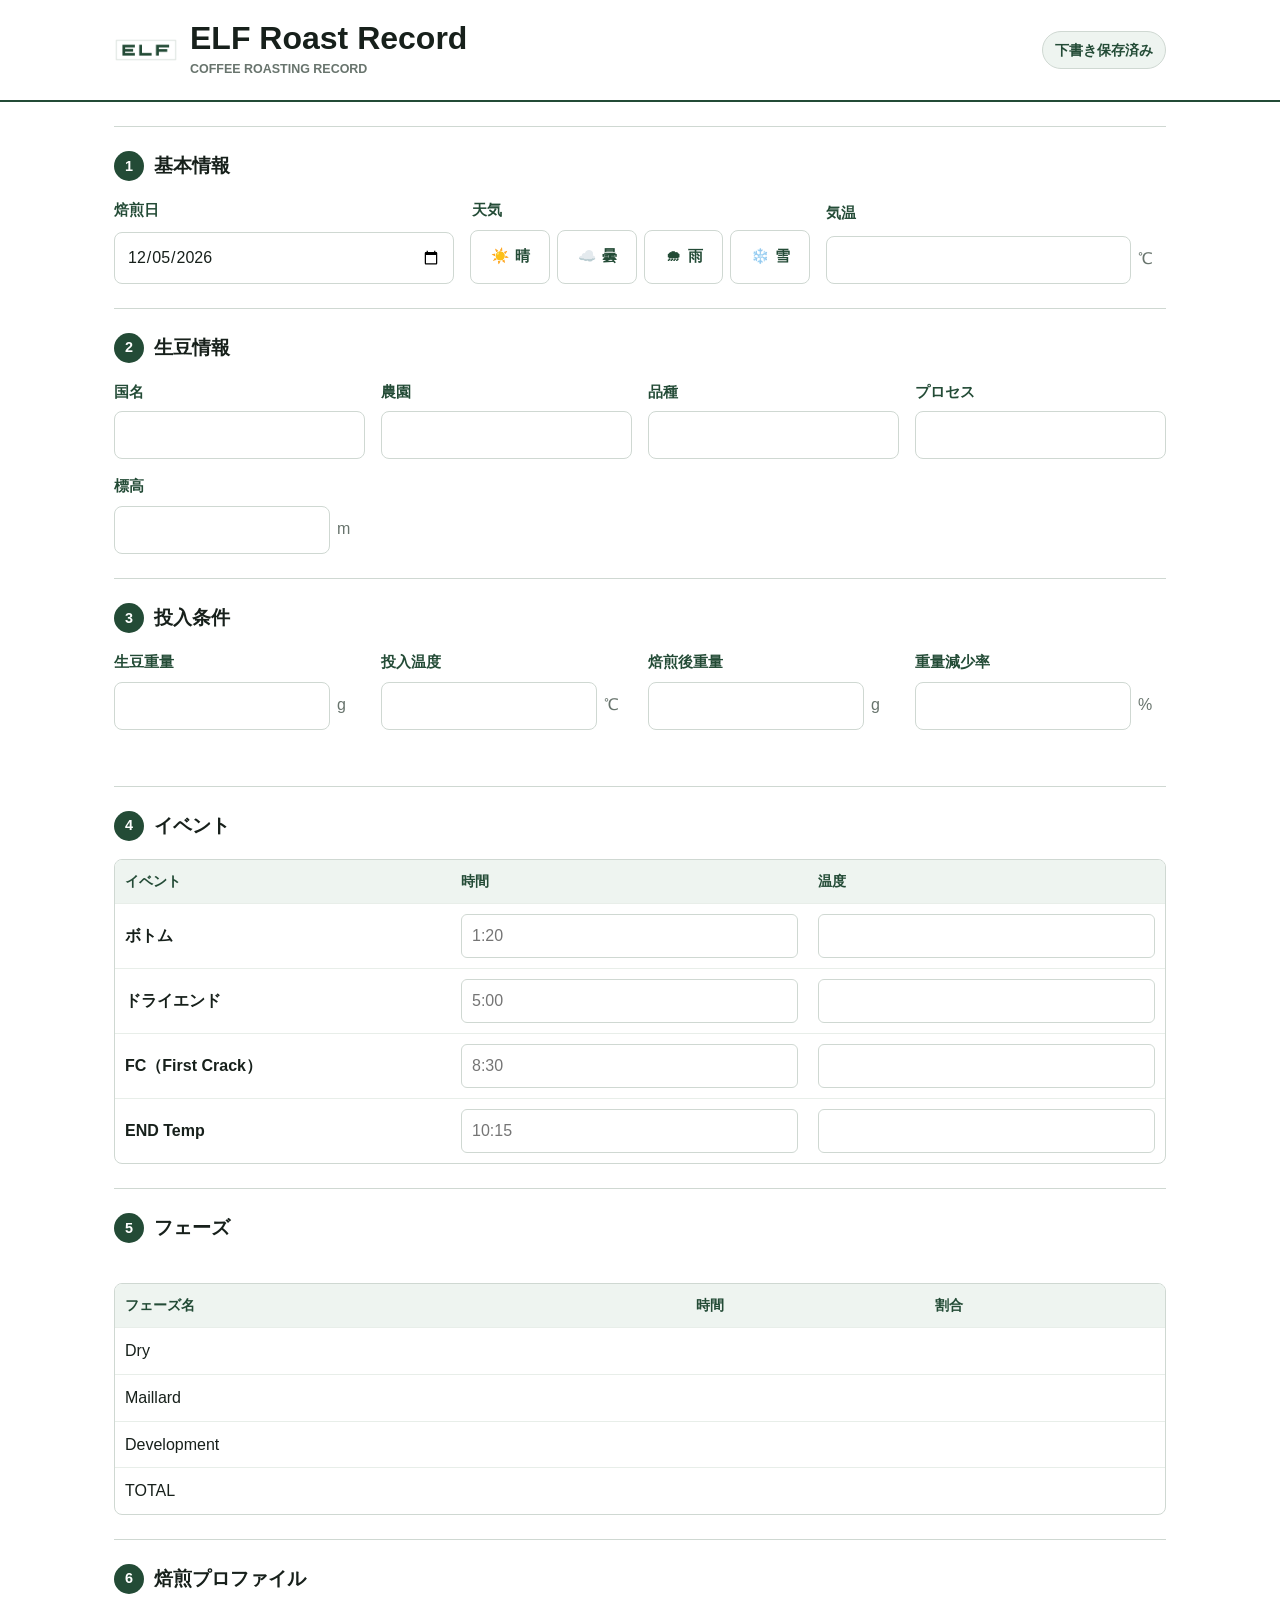
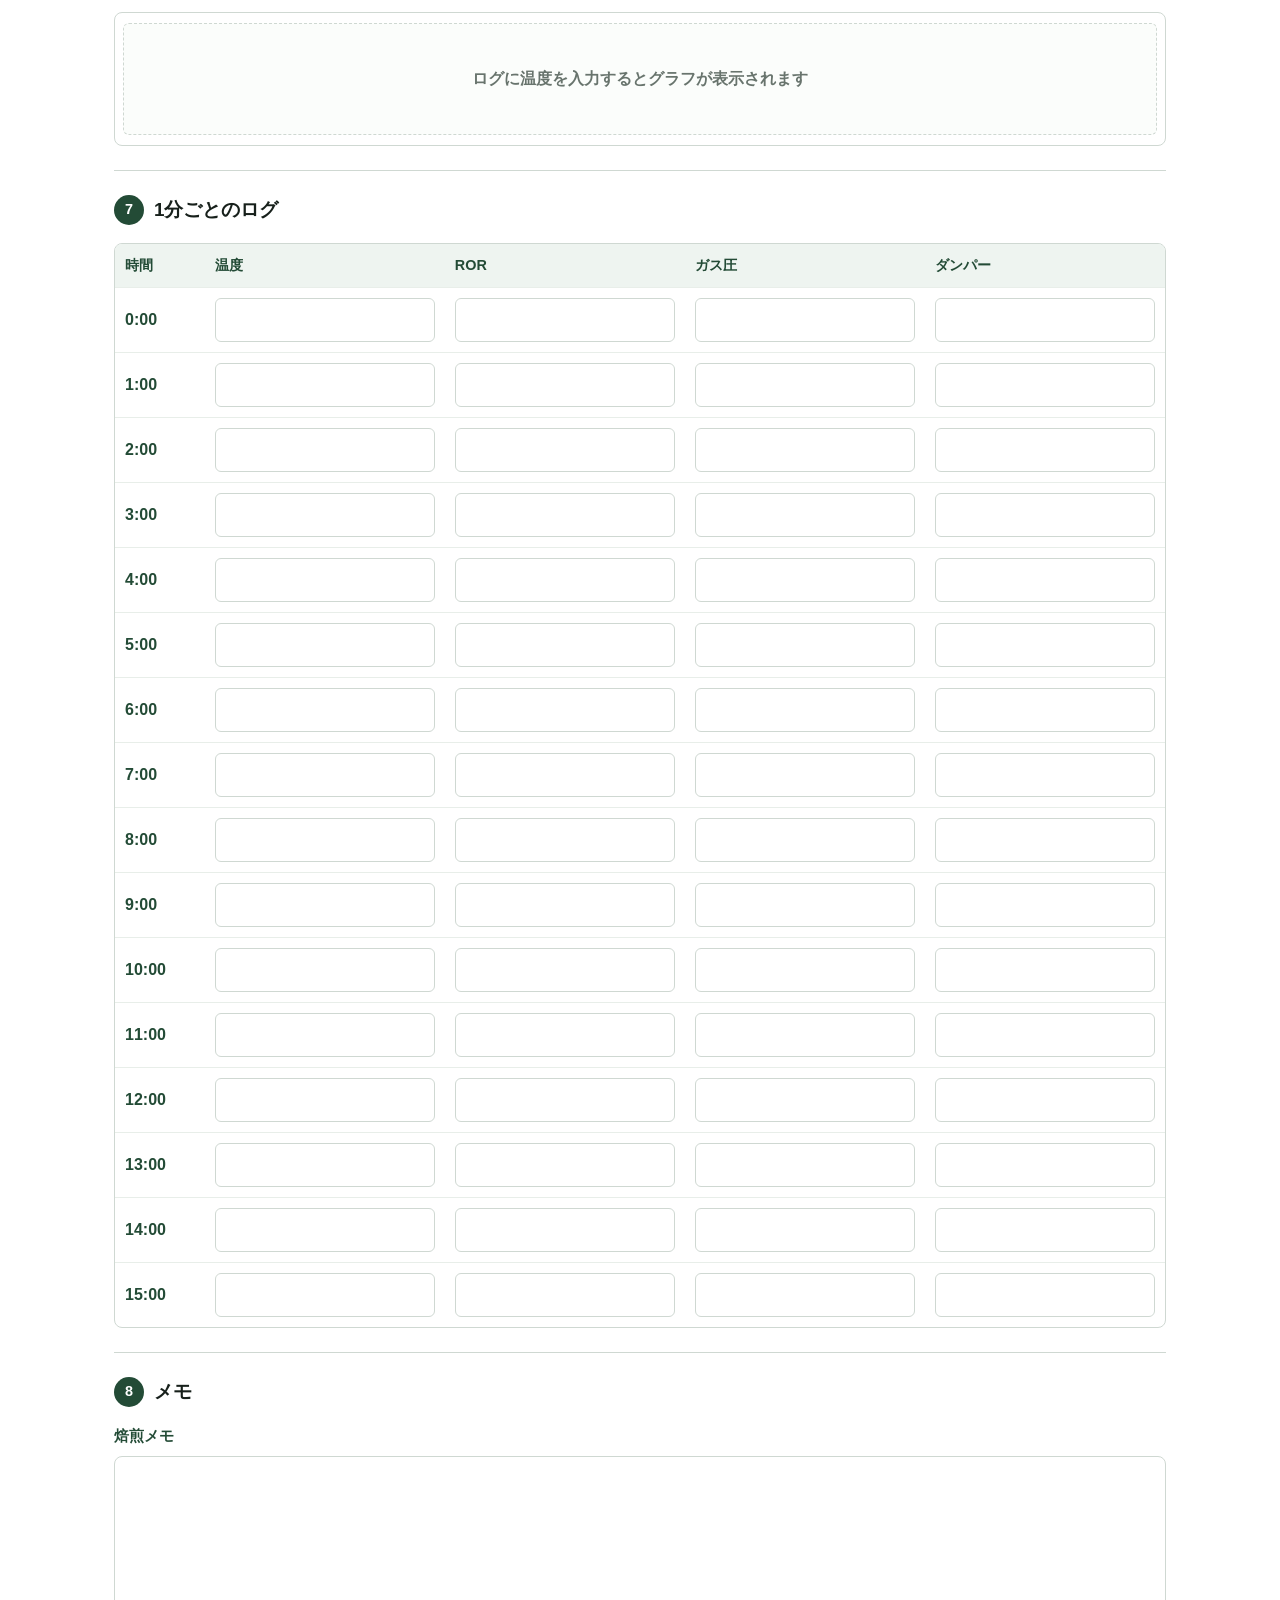
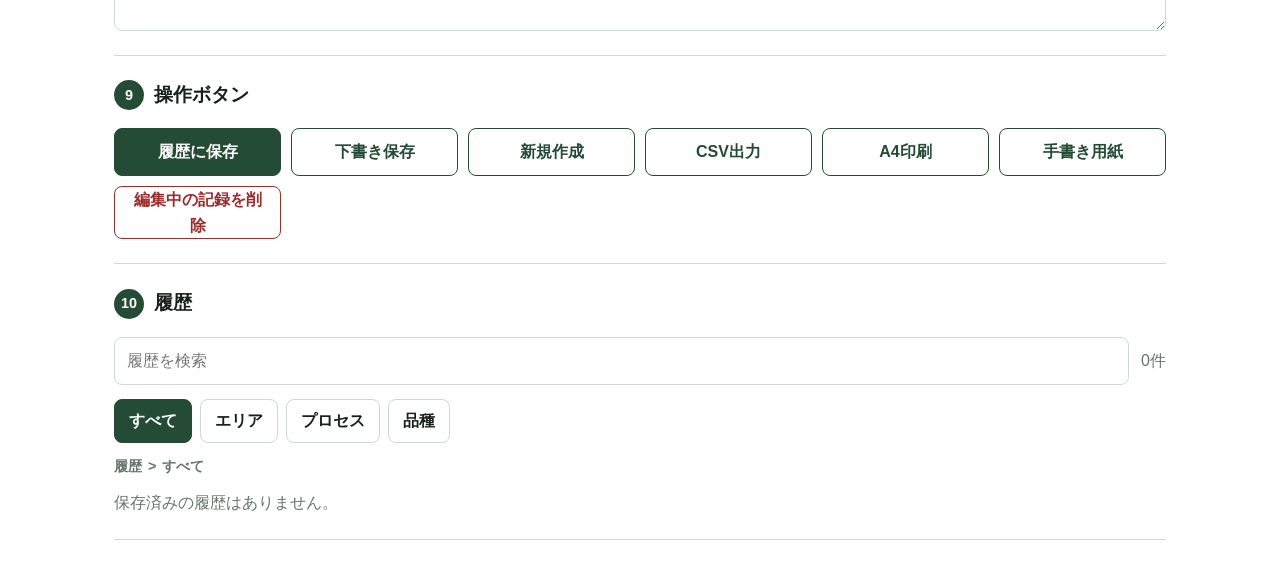
<file: index.html>
<!DOCTYPE html>
<html lang="ja">
<head>
  <meta charset="UTF-8">
  <meta name="viewport" content="width=device-width, initial-scale=1.0">
  <meta name="description" content="ELF COFFEE ROASTERS の焙煎記録用ブラウザアプリ">
  <title>ELF Roast Record</title>
  <link rel="icon" href="data:,">
  <link rel="stylesheet" href="style.css">
</head>
<body class="mode-edit">
  <header class="site-header">
    <div class="header-inner">
      <div class="brand">
        <img class="brand-logo" src="logo.png" alt="ELF COFFEE ROASTERS" onerror="this.classList.add('is-missing')">
        <div>
          <h1>ELF Roast Record</h1>
          <p>COFFEE ROASTING RECORD</p>
        </div>
      </div>
      <div class="status-badge" id="statusBadge" aria-live="polite">下書き保存済み</div>
    </div>
  </header>

  <main class="page-shell">
    <form id="roastForm" class="edit-mode" novalidate>
      <section class="record-section" aria-labelledby="basic-title">
        <div class="section-heading">
          <span>1</span>
          <h2 id="basic-title">基本情報</h2>
        </div>
        <div class="form-grid three">
          <label class="field">
            <span>焙煎日</span>
            <input type="date" id="roastDate" name="roastDate">
          </label>
          <fieldset class="field radio-field">
            <legend>天気</legend>
            <div class="radio-row">
              <label><input type="radio" name="weather" value="晴"><span class="weather-icon" aria-hidden="true">☀️</span><span>晴</span></label>
              <label><input type="radio" name="weather" value="曇"><span class="weather-icon" aria-hidden="true">☁️</span><span>曇</span></label>
              <label><input type="radio" name="weather" value="雨"><span class="weather-icon" aria-hidden="true">🌧</span><span>雨</span></label>
              <label><input type="radio" name="weather" value="雪"><span class="weather-icon" aria-hidden="true">❄️</span><span>雪</span></label>
            </div>
          </fieldset>
          <label class="field with-unit">
            <span>気温</span>
            <input type="number" id="airTemp" name="airTemp" step="0.1" inputmode="decimal">
            <em>℃</em>
          </label>
        </div>
      </section>

      <section class="record-section" aria-labelledby="bean-title">
        <div class="section-heading">
          <span>2</span>
          <h2 id="bean-title">生豆情報</h2>
        </div>
        <div class="form-grid">
          <label class="field">
            <span>国名</span>
            <input type="text" id="country" name="country" autocomplete="off">
          </label>
          <label class="field">
            <span>農園</span>
            <input type="text" id="farm" name="farm" autocomplete="off">
          </label>
          <label class="field">
            <span>品種</span>
            <input type="text" id="variety" name="variety" autocomplete="off">
          </label>
          <label class="field">
            <span>プロセス</span>
            <input type="text" id="process" name="process" autocomplete="off">
          </label>
          <label class="field with-unit">
            <span>標高</span>
            <input type="number" id="altitude" name="altitude" step="1" inputmode="decimal">
            <em>m</em>
          </label>
        </div>
      </section>

      <section class="record-section" aria-labelledby="charge-title">
        <div class="section-heading">
          <span>3</span>
          <h2 id="charge-title">投入条件</h2>
        </div>
        <div class="form-grid">
          <label class="field with-unit">
            <span>生豆重量</span>
            <input type="number" id="greenWeight" name="greenWeight" step="0.1" inputmode="decimal">
            <em>g</em>
          </label>
          <label class="field with-unit">
            <span>投入温度</span>
            <input type="number" id="chargeTemp" name="chargeTemp" step="0.1" inputmode="decimal">
            <em>℃</em>
          </label>
          <label class="field with-unit">
            <span>焙煎後重量</span>
            <input type="number" id="roastedWeight" name="roastedWeight" step="0.1" inputmode="decimal">
            <em>g</em>
          </label>
          <label class="field with-unit">
            <span>重量減少率</span>
            <input type="text" id="weightLoss" name="weightLoss" readonly aria-describedby="weightNotice">
            <em>%</em>
          </label>
        </div>
        <p class="notice" id="weightNotice"></p>
      </section>

      <section class="record-section" aria-labelledby="events-title">
        <div class="section-heading">
          <span>4</span>
          <h2 id="events-title">イベント</h2>
        </div>
        <div class="event-table-wrap">
          <table class="event-table">
            <thead>
              <tr>
                <th>イベント</th>
                <th>時間</th>
                <th>温度</th>
              </tr>
            </thead>
            <tbody id="eventsBody"></tbody>
          </table>
        </div>
      </section>

      <section class="record-section" aria-labelledby="phases-title">
        <div class="section-heading">
          <span>5</span>
          <h2 id="phases-title">フェーズ</h2>
        </div>
        <p class="notice danger-text" id="phaseNotice"></p>
        <div class="phase-table-wrap">
          <table class="phase-table">
            <thead>
              <tr>
                <th>フェーズ名</th>
                <th>時間</th>
                <th>割合</th>
              </tr>
            </thead>
            <tbody id="phasesBody"></tbody>
          </table>
        </div>
      </section>

      <section class="record-section roast-chart-section" aria-labelledby="chart-title">
        <div class="section-heading">
          <span>6</span>
          <h2 id="chart-title">焙煎プロファイル</h2>
        </div>
        <div class="chart-wrapper">
          <div class="chart-legend" aria-hidden="true">
            <span><i class="legend-line temp-line"></i>温度</span>
            <span><i class="legend-line ror-line"></i>ROR</span>
          </div>
          <canvas id="roastChart" aria-label="焙煎温度とRORの推移グラフ" aria-describedby="chartDescription" role="img"></canvas>
          <p class="chart-empty-message" id="chartEmptyMessage">ログに温度を入力するとグラフが表示されます</p>
          <p class="sr-only" id="chartDescription">0分から15分までの焙煎温度、ROR、ボトム、ドライエンド、FC、ENDの位置を表示します。</p>
        </div>
      </section>

      <section class="record-section" aria-labelledby="log-title">
        <div class="section-heading">
          <span>7</span>
          <h2 id="log-title">1分ごとのログ</h2>
        </div>
        <div class="log-table-wrap" tabindex="0" aria-label="1分ごとのログ表">
          <table class="log-table">
            <thead>
              <tr>
                <th>時間</th>
                <th>温度</th>
                <th>ROR</th>
                <th>ガス圧</th>
                <th>ダンパー</th>
              </tr>
            </thead>
            <tbody id="logBody"></tbody>
          </table>
        </div>
      </section>

      <section class="record-section" aria-labelledby="memo-title">
        <div class="section-heading">
          <span>8</span>
          <h2 id="memo-title">メモ</h2>
        </div>
        <label class="field">
          <span>焙煎メモ</span>
          <textarea id="memo" name="memo" rows="6"></textarea>
        </label>
      </section>

      <section class="record-section actions-section" aria-labelledby="actions-title">
        <div class="section-heading">
          <span>9</span>
          <h2 id="actions-title">操作ボタン</h2>
        </div>
        <div class="action-row">
          <button type="button" class="primary" id="saveHistoryBtn">履歴に保存</button>
          <button type="button" id="saveDraftBtn">下書き保存</button>
          <button type="button" id="newRecordBtn">新規作成</button>
          <button type="button" id="exportCsvBtn">CSV出力</button>
          <button type="button" id="printBtn">A4印刷</button>
          <a class="button-link" id="handwritingBtn" href="./handwriting-sheet.pdf" target="_blank" rel="noopener">手書き用紙</a>
          <button type="button" class="danger" id="deleteCurrentBtn">編集中の記録を削除</button>
        </div>
      </section>
    </form>

    <section id="viewMode" class="view-mode" aria-labelledby="view-title">
      <div class="viewer-header">
        <div>
          <p class="viewer-kicker">閲覧モード</p>
          <h2 id="view-title">焙煎記録</h2>
        </div>
      </div>

      <nav class="viewer-tabs" role="tablist" aria-label="閲覧カテゴリ">
        <button type="button" role="tab" id="tab-overview" aria-controls="panel-overview" aria-selected="true" data-view-tab="overview">概要</button>
        <button type="button" role="tab" id="tab-events" aria-controls="panel-events" aria-selected="false" data-view-tab="events">イベント</button>
        <button type="button" role="tab" id="tab-profile" aria-controls="panel-profile" aria-selected="false" data-view-tab="profile">プロファイル</button>
        <button type="button" role="tab" id="tab-log" aria-controls="panel-log" aria-selected="false" data-view-tab="log">ログ</button>
        <button type="button" role="tab" id="tab-memo" aria-controls="panel-memo" aria-selected="false" data-view-tab="memo">メモ</button>
      </nav>

      <div class="viewer-panels">
        <section class="viewer-panel" id="panel-overview" role="tabpanel" aria-labelledby="tab-overview" data-view-panel="overview">
          <div class="viewer-grid three" id="viewOverview"></div>
        </section>

        <section class="viewer-panel" id="panel-events" role="tabpanel" aria-labelledby="tab-events" data-view-panel="events" hidden>
          <div class="viewer-grid two" id="viewEvents"></div>
        </section>

        <section class="viewer-panel" id="panel-profile" role="tabpanel" aria-labelledby="tab-profile" data-view-panel="profile" hidden>
          <div class="viewer-chart chart-wrapper">
            <div class="chart-legend" aria-hidden="true">
              <span><i class="legend-line temp-line"></i>温度</span>
              <span><i class="legend-line ror-line"></i>ROR</span>
            </div>
            <canvas id="viewerRoastChart" aria-label="閲覧用の焙煎温度とRORの推移グラフ" role="img"></canvas>
            <p class="chart-empty-message">ログに温度を入力するとグラフが表示されます</p>
          </div>
          <div class="viewer-event-summary" id="viewProfileEvents"></div>
        </section>

        <section class="viewer-panel" id="panel-log" role="tabpanel" aria-labelledby="tab-log" data-view-panel="log" hidden>
          <div class="viewer-log-wrap">
            <table class="viewer-log-table">
              <thead>
                <tr>
                  <th>時間</th>
                  <th>温度</th>
                  <th>ROR</th>
                  <th>ガス圧</th>
                  <th>ダンパー</th>
                </tr>
              </thead>
              <tbody id="viewLogBody"></tbody>
            </table>
          </div>
        </section>

        <section class="viewer-panel" id="panel-memo" role="tabpanel" aria-labelledby="tab-memo" data-view-panel="memo" hidden>
          <div class="viewer-memo" id="viewMemo"></div>
        </section>
      </div>

      <div class="viewer-actions viewer-actions-bottom">
        <button type="button" class="primary" id="editRecordBtn">編集する</button>
        <button type="button" id="viewNewRecordBtn">新規作成</button>
        <button type="button" id="viewPrintBtn">A4印刷</button>
        <button type="button" id="viewExportCsvBtn">CSV出力</button>
      </div>
    </section>

    <section class="record-section history-section" aria-labelledby="history-title">
      <div class="section-heading">
        <span>10</span>
        <h2 id="history-title">履歴</h2>
      </div>
      <div class="history-tools">
        <input type="search" id="historySearch" placeholder="履歴を検索" aria-label="履歴を検索">
        <span id="historyCount">0件</span>
      </div>
      <div class="history-mode-tabs" role="tablist" aria-label="履歴の表示方法">
        <button type="button" class="is-active" data-history-mode="all">すべて</button>
        <button type="button" data-history-mode="area">エリア</button>
        <button type="button" data-history-mode="process">プロセス</button>
        <button type="button" data-history-mode="variety">品種</button>
      </div>
      <div class="history-breadcrumb" id="historyBreadcrumb" aria-live="polite"></div>
      <div class="history-list" id="historyList"></div>
    </section>
  </main>

  <script src="script.js"></script>
</body>
</html>
</file>
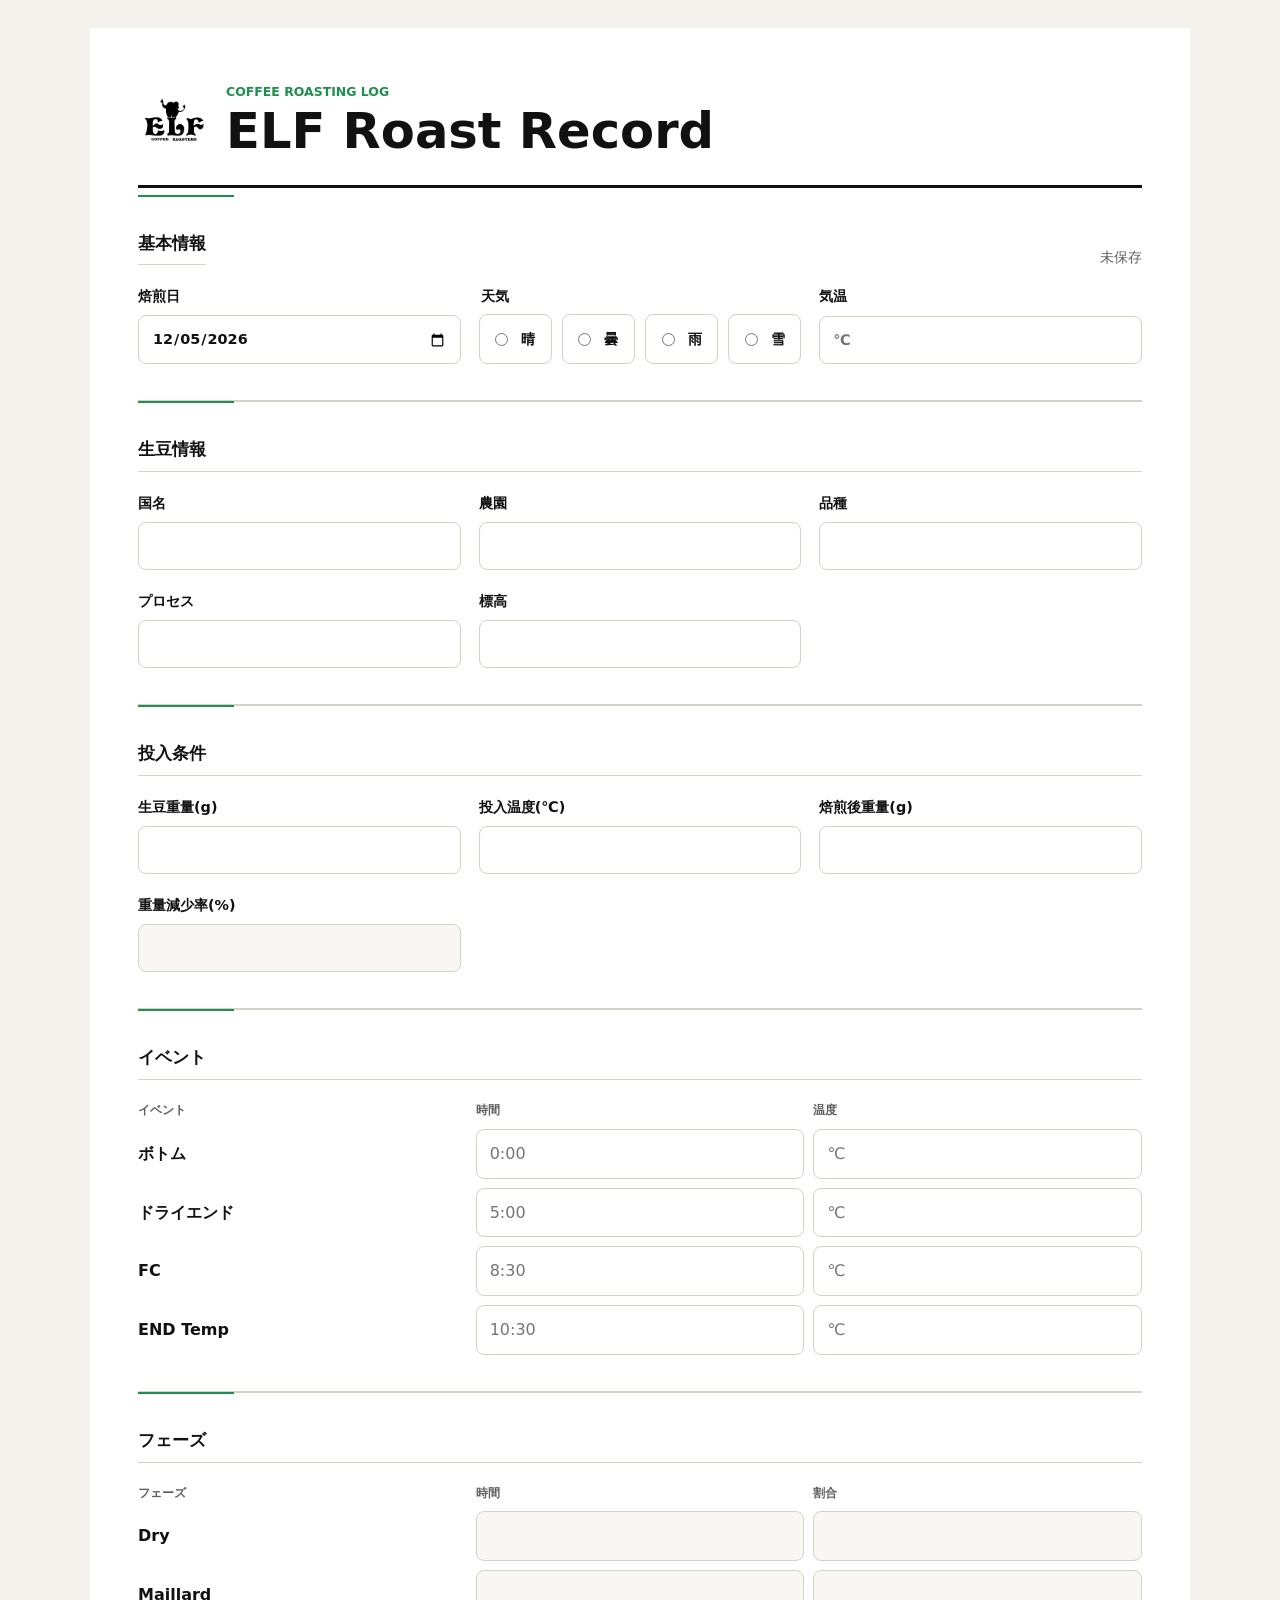
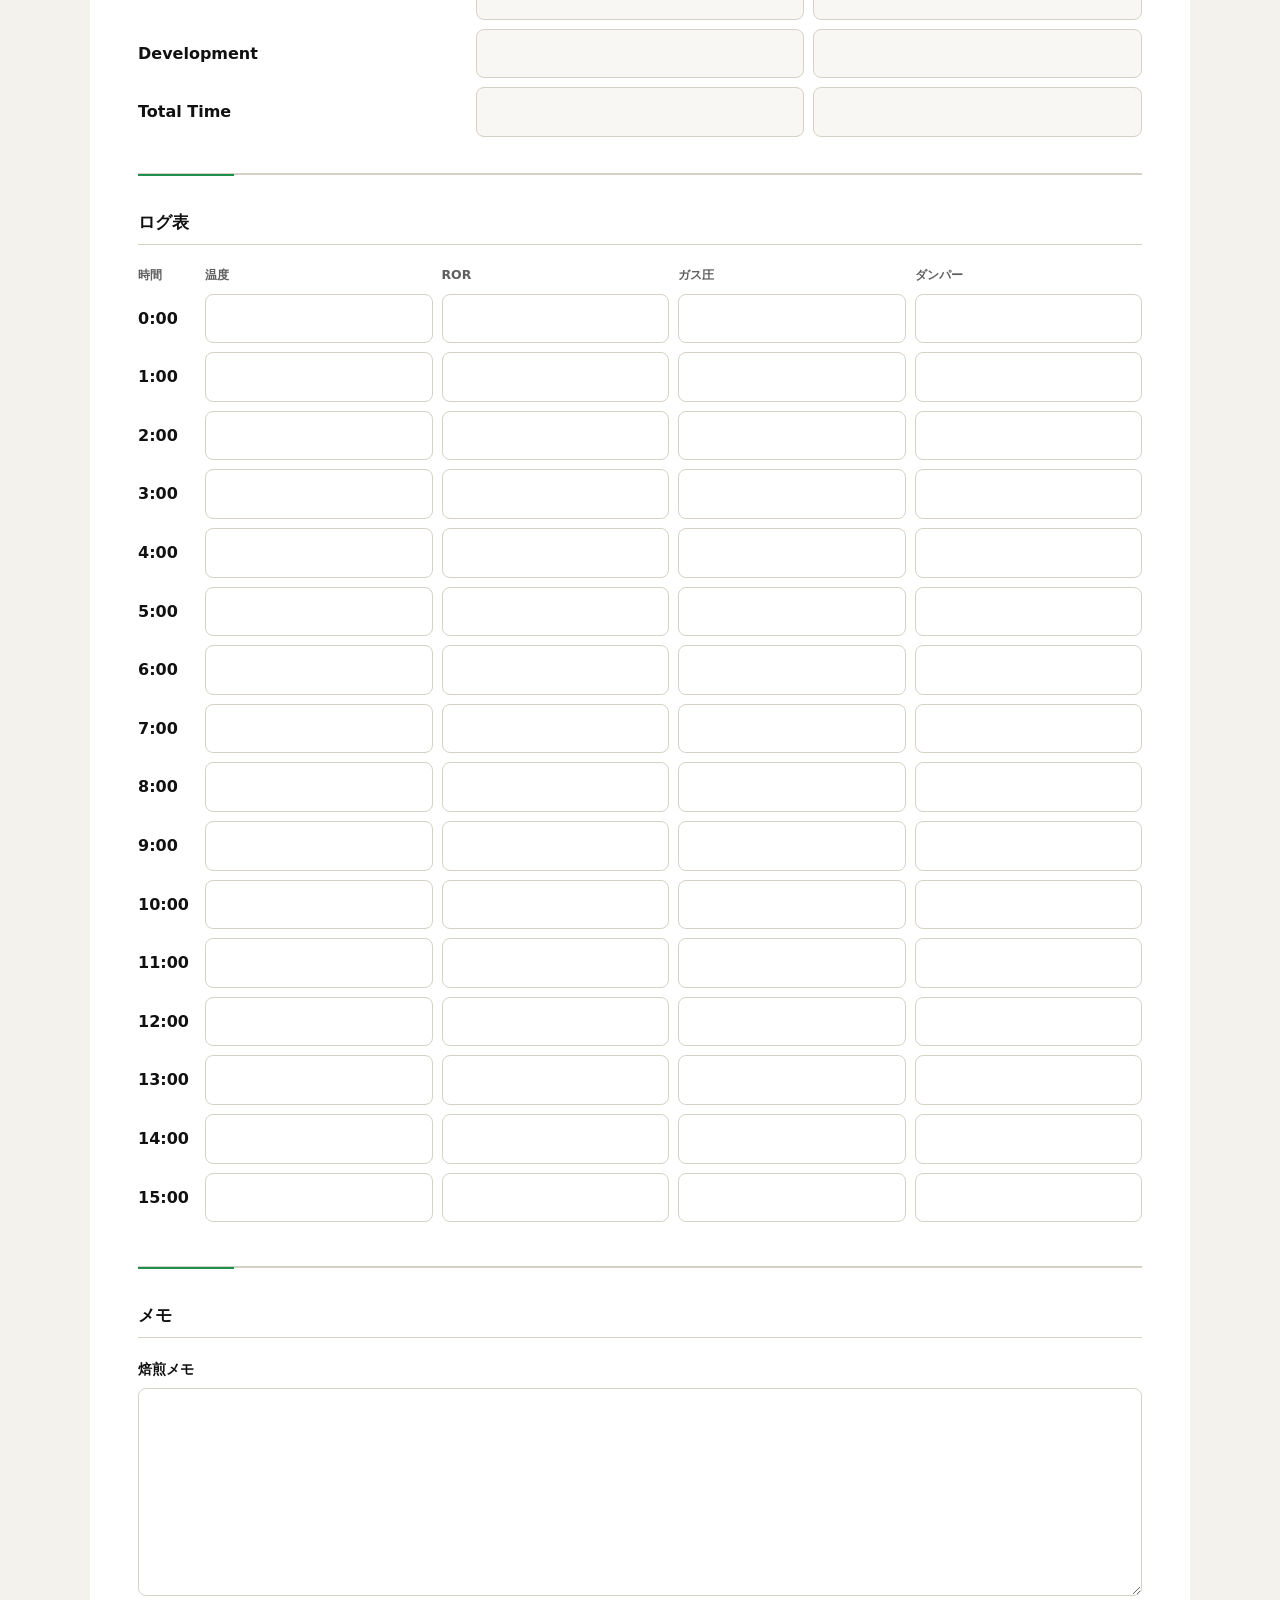
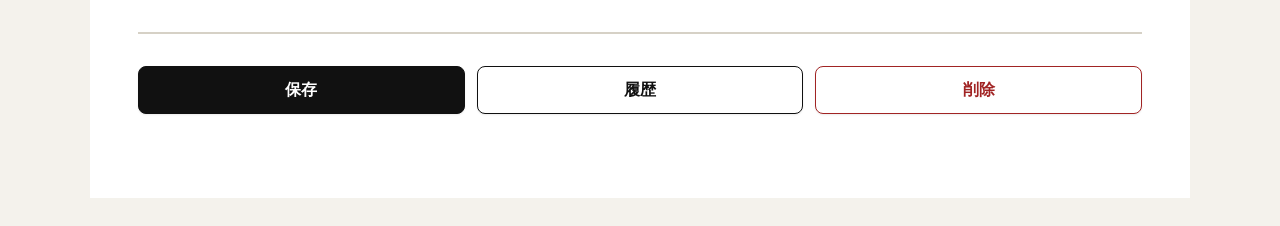
<file: ELF-Roast-Record/index.html>
<!DOCTYPE html>
<html lang="ja">
<head>
  <meta charset="UTF-8">
  <meta name="viewport" content="width=device-width, initial-scale=1.0">
  <title>ELF Roast Record</title>
  <link rel="stylesheet" href="style.css">
</head>
<body>
  <main class="page">
    <header class="app-header">
      <img src="logo.png" alt="ELF logo" class="app-logo">
      <div>
        <p class="app-kicker">Coffee roasting log</p>
        <h1>ELF Roast Record</h1>
      </div>
    </header>

    <form id="roastForm" class="record-sheet">
      <section class="section">
        <div class="section-heading">
          <h2>基本情報</h2>
          <output id="roastIdDisplay" class="roast-id">未保存</output>
        </div>
        <div class="form-grid">
          <label>
            <span>焙煎日</span>
            <input id="date" name="date" type="date">
          </label>
          <fieldset class="weather-field">
            <legend>天気</legend>
            <label><input type="radio" name="weather" value="晴"> 晴</label>
            <label><input type="radio" name="weather" value="曇"> 曇</label>
            <label><input type="radio" name="weather" value="雨"> 雨</label>
            <label><input type="radio" name="weather" value="雪"> 雪</label>
          </fieldset>
          <label>
            <span>気温</span>
            <input id="airTemperature" name="airTemperature" type="number" inputmode="decimal" step="0.1" placeholder="℃">
          </label>
        </div>
      </section>

      <section class="section">
        <h2>生豆情報</h2>
        <div class="form-grid">
          <label>
            <span>国名</span>
            <input id="country" name="country" type="text" autocomplete="off">
          </label>
          <label>
            <span>農園</span>
            <input id="farm" name="farm" type="text" autocomplete="off">
          </label>
          <label>
            <span>品種</span>
            <input id="variety" name="variety" type="text" autocomplete="off">
          </label>
          <label>
            <span>プロセス</span>
            <input id="process" name="process" type="text" autocomplete="off">
          </label>
          <label>
            <span>標高</span>
            <input id="altitude" name="altitude" type="text" autocomplete="off">
          </label>
        </div>
      </section>

      <section class="section">
        <h2>投入条件</h2>
        <div class="form-grid">
          <label>
            <span>生豆重量(g)</span>
            <input id="greenWeight" name="greenWeight" type="number" inputmode="decimal" step="0.1">
          </label>
          <label>
            <span>投入温度(℃)</span>
            <input id="chargeTemperature" name="chargeTemperature" type="number" inputmode="decimal" step="0.1">
          </label>
          <label>
            <span>焙煎後重量(g)</span>
            <input id="roastedWeight" name="roastedWeight" type="number" inputmode="decimal" step="0.1">
          </label>
          <label>
            <span>重量減少率(%)</span>
            <input id="weightLoss" name="weightLoss" type="number" inputmode="decimal" step="0.1" readonly>
          </label>
        </div>
      </section>

      <section class="section">
        <h2>イベント</h2>
        <div class="event-grid">
          <div class="event-label">イベント</div>
          <div class="event-label">時間</div>
          <div class="event-label">温度</div>

          <div class="event-name">ボトム</div>
          <input id="bottomTime" name="bottomTime" type="text" inputmode="numeric" placeholder="0:00">
          <input id="bottomTemp" name="bottomTemp" type="number" inputmode="decimal" step="0.1" placeholder="℃">

          <div class="event-name">ドライエンド</div>
          <input id="dryEndTime" name="dryEndTime" type="text" inputmode="numeric" placeholder="5:00">
          <input id="dryEndTemp" name="dryEndTemp" type="number" inputmode="decimal" step="0.1" placeholder="℃">

          <div class="event-name">FC</div>
          <input id="firstCrackTime" name="firstCrackTime" type="text" inputmode="numeric" placeholder="8:30">
          <input id="firstCrackTemp" name="firstCrackTemp" type="number" inputmode="decimal" step="0.1" placeholder="℃">

          <div class="event-name">END Temp</div>
          <input id="endTempTime" name="endTempTime" type="text" inputmode="numeric" placeholder="10:30">
          <input id="endTempTemp" name="endTempTemp" type="number" inputmode="decimal" step="0.1" placeholder="℃">
        </div>
      </section>

      <section class="section">
        <h2>フェーズ</h2>
        <div class="phase-grid">
          <div class="phase-label">フェーズ</div>
          <div class="phase-label">時間</div>
          <div class="phase-label">割合</div>

          <div class="phase-name">Dry</div>
          <input id="dryTime" name="dryTime" type="text" readonly>
          <input id="dryRatio" name="dryRatio" type="text" readonly>

          <div class="phase-name">Maillard</div>
          <input id="maillardTime" name="maillardTime" type="text" readonly>
          <input id="maillardRatio" name="maillardRatio" type="text" readonly>

          <div class="phase-name">Development</div>
          <input id="developmentTime" name="developmentTime" type="text" readonly>
          <input id="developmentRatio" name="developmentRatio" type="text" readonly>

          <div class="phase-name">Total Time</div>
          <input id="totalTime" name="totalTime" type="text" readonly>
          <input id="totalRatio" name="totalRatio" type="text" value="100.0%" readonly>
        </div>
      </section>

      <section class="section">
        <h2>ログ表</h2>
        <div class="log-grid" aria-label="焙煎ログ">
          <div class="log-head">時間</div>
          <div class="log-head">温度</div>
          <div class="log-head">ROR</div>
          <div class="log-head">ガス圧</div>
          <div class="log-head">ダンパー</div>

          <div class="log-time">0:00</div><input type="number" inputmode="decimal" step="0.1" data-log-index="0" data-log-field="temperature"><input type="number" inputmode="decimal" step="0.1" data-log-index="0" data-log-field="ror"><input type="number" inputmode="decimal" step="0.1" data-log-index="0" data-log-field="gas"><input type="number" inputmode="decimal" step="0.1" data-log-index="0" data-log-field="damper">
          <div class="log-time">1:00</div><input type="number" inputmode="decimal" step="0.1" data-log-index="1" data-log-field="temperature"><input type="number" inputmode="decimal" step="0.1" data-log-index="1" data-log-field="ror"><input type="number" inputmode="decimal" step="0.1" data-log-index="1" data-log-field="gas"><input type="number" inputmode="decimal" step="0.1" data-log-index="1" data-log-field="damper">
          <div class="log-time">2:00</div><input type="number" inputmode="decimal" step="0.1" data-log-index="2" data-log-field="temperature"><input type="number" inputmode="decimal" step="0.1" data-log-index="2" data-log-field="ror"><input type="number" inputmode="decimal" step="0.1" data-log-index="2" data-log-field="gas"><input type="number" inputmode="decimal" step="0.1" data-log-index="2" data-log-field="damper">
          <div class="log-time">3:00</div><input type="number" inputmode="decimal" step="0.1" data-log-index="3" data-log-field="temperature"><input type="number" inputmode="decimal" step="0.1" data-log-index="3" data-log-field="ror"><input type="number" inputmode="decimal" step="0.1" data-log-index="3" data-log-field="gas"><input type="number" inputmode="decimal" step="0.1" data-log-index="3" data-log-field="damper">
          <div class="log-time">4:00</div><input type="number" inputmode="decimal" step="0.1" data-log-index="4" data-log-field="temperature"><input type="number" inputmode="decimal" step="0.1" data-log-index="4" data-log-field="ror"><input type="number" inputmode="decimal" step="0.1" data-log-index="4" data-log-field="gas"><input type="number" inputmode="decimal" step="0.1" data-log-index="4" data-log-field="damper">
          <div class="log-time">5:00</div><input type="number" inputmode="decimal" step="0.1" data-log-index="5" data-log-field="temperature"><input type="number" inputmode="decimal" step="0.1" data-log-index="5" data-log-field="ror"><input type="number" inputmode="decimal" step="0.1" data-log-index="5" data-log-field="gas"><input type="number" inputmode="decimal" step="0.1" data-log-index="5" data-log-field="damper">
          <div class="log-time">6:00</div><input type="number" inputmode="decimal" step="0.1" data-log-index="6" data-log-field="temperature"><input type="number" inputmode="decimal" step="0.1" data-log-index="6" data-log-field="ror"><input type="number" inputmode="decimal" step="0.1" data-log-index="6" data-log-field="gas"><input type="number" inputmode="decimal" step="0.1" data-log-index="6" data-log-field="damper">
          <div class="log-time">7:00</div><input type="number" inputmode="decimal" step="0.1" data-log-index="7" data-log-field="temperature"><input type="number" inputmode="decimal" step="0.1" data-log-index="7" data-log-field="ror"><input type="number" inputmode="decimal" step="0.1" data-log-index="7" data-log-field="gas"><input type="number" inputmode="decimal" step="0.1" data-log-index="7" data-log-field="damper">
          <div class="log-time">8:00</div><input type="number" inputmode="decimal" step="0.1" data-log-index="8" data-log-field="temperature"><input type="number" inputmode="decimal" step="0.1" data-log-index="8" data-log-field="ror"><input type="number" inputmode="decimal" step="0.1" data-log-index="8" data-log-field="gas"><input type="number" inputmode="decimal" step="0.1" data-log-index="8" data-log-field="damper">
          <div class="log-time">9:00</div><input type="number" inputmode="decimal" step="0.1" data-log-index="9" data-log-field="temperature"><input type="number" inputmode="decimal" step="0.1" data-log-index="9" data-log-field="ror"><input type="number" inputmode="decimal" step="0.1" data-log-index="9" data-log-field="gas"><input type="number" inputmode="decimal" step="0.1" data-log-index="9" data-log-field="damper">
          <div class="log-time">10:00</div><input type="number" inputmode="decimal" step="0.1" data-log-index="10" data-log-field="temperature"><input type="number" inputmode="decimal" step="0.1" data-log-index="10" data-log-field="ror"><input type="number" inputmode="decimal" step="0.1" data-log-index="10" data-log-field="gas"><input type="number" inputmode="decimal" step="0.1" data-log-index="10" data-log-field="damper">
          <div class="log-time">11:00</div><input type="number" inputmode="decimal" step="0.1" data-log-index="11" data-log-field="temperature"><input type="number" inputmode="decimal" step="0.1" data-log-index="11" data-log-field="ror"><input type="number" inputmode="decimal" step="0.1" data-log-index="11" data-log-field="gas"><input type="number" inputmode="decimal" step="0.1" data-log-index="11" data-log-field="damper">
          <div class="log-time">12:00</div><input type="number" inputmode="decimal" step="0.1" data-log-index="12" data-log-field="temperature"><input type="number" inputmode="decimal" step="0.1" data-log-index="12" data-log-field="ror"><input type="number" inputmode="decimal" step="0.1" data-log-index="12" data-log-field="gas"><input type="number" inputmode="decimal" step="0.1" data-log-index="12" data-log-field="damper">
          <div class="log-time">13:00</div><input type="number" inputmode="decimal" step="0.1" data-log-index="13" data-log-field="temperature"><input type="number" inputmode="decimal" step="0.1" data-log-index="13" data-log-field="ror"><input type="number" inputmode="decimal" step="0.1" data-log-index="13" data-log-field="gas"><input type="number" inputmode="decimal" step="0.1" data-log-index="13" data-log-field="damper">
          <div class="log-time">14:00</div><input type="number" inputmode="decimal" step="0.1" data-log-index="14" data-log-field="temperature"><input type="number" inputmode="decimal" step="0.1" data-log-index="14" data-log-field="ror"><input type="number" inputmode="decimal" step="0.1" data-log-index="14" data-log-field="gas"><input type="number" inputmode="decimal" step="0.1" data-log-index="14" data-log-field="damper">
          <div class="log-time">15:00</div><input type="number" inputmode="decimal" step="0.1" data-log-index="15" data-log-field="temperature"><input type="number" inputmode="decimal" step="0.1" data-log-index="15" data-log-field="ror"><input type="number" inputmode="decimal" step="0.1" data-log-index="15" data-log-field="gas"><input type="number" inputmode="decimal" step="0.1" data-log-index="15" data-log-field="damper">
        </div>
      </section>

      <section class="section">
        <h2>メモ</h2>
        <label class="memo-label">
          <span>焙煎メモ</span>
          <textarea id="memo" name="memo" rows="8"></textarea>
        </label>
      </section>

      <div class="button-row">
        <button type="button" id="saveButton">保存</button>
        <button type="button" id="historyButton" class="secondary">履歴</button>
        <button type="button" id="deleteButton" class="danger">削除</button>
      </div>
    </form>

    <section id="historyPanel" class="history-panel" hidden>
      <div class="section-heading">
        <h2>履歴</h2>
        <p id="historyCount" class="history-count">0件</p>
      </div>
      <div id="historyList" class="history-list" aria-live="polite"></div>
    </section>

    <template id="historyCardTemplate">
      <button type="button" class="history-card">
        <span class="history-date"></span>
        <strong class="history-country"></strong>
        <span class="history-variety"></span>
      </button>
    </template>
  </main>

  <script src="script.js"></script>
</body>
</html>
</file>
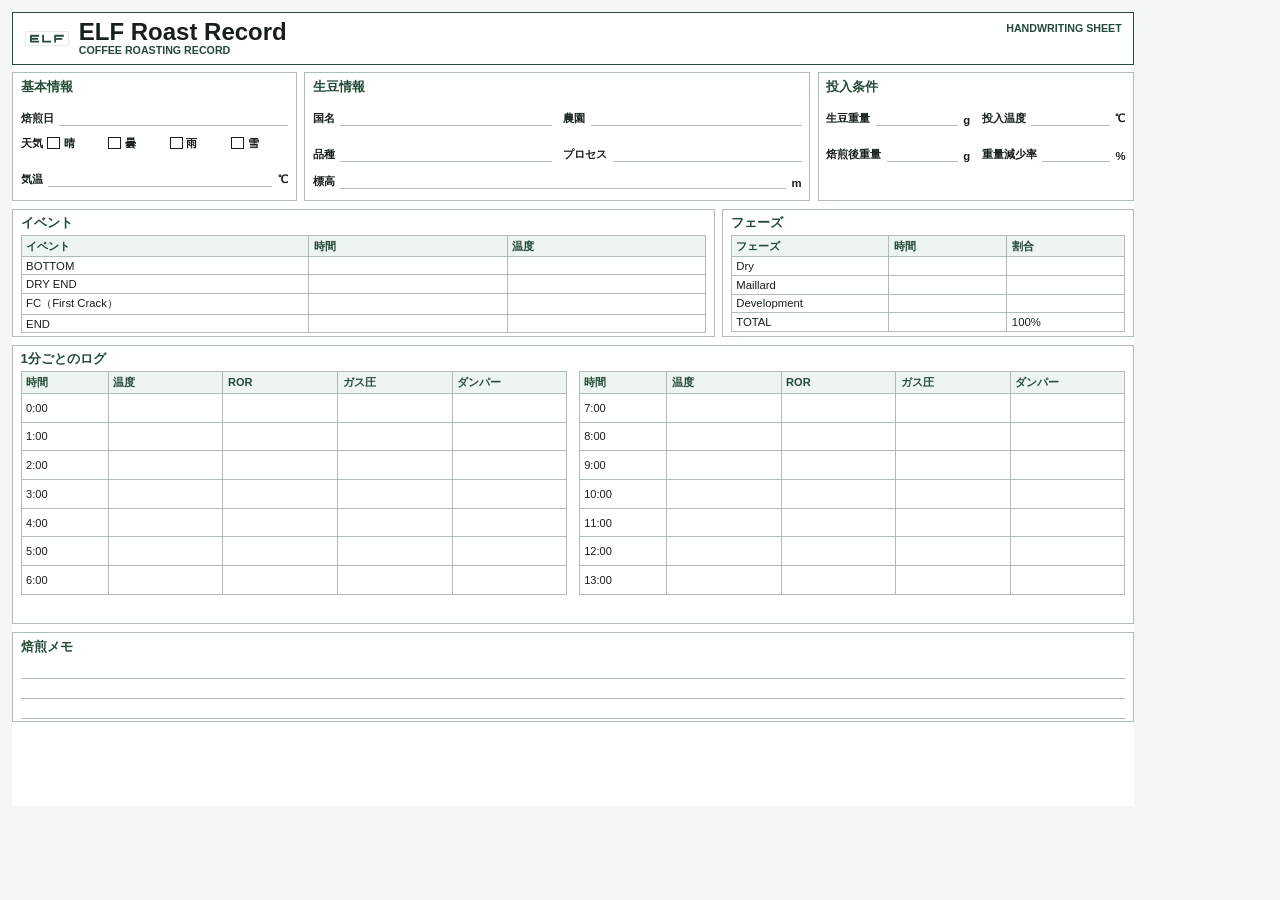
<file: handwriting.html>
<!DOCTYPE html>
<html lang="ja">
<head>
  <meta charset="UTF-8">
  <meta name="viewport" content="width=device-width, initial-scale=1.0">
  <meta name="description" content="ELF COFFEE ROASTERS の手書き焙煎記録用紙">
  <title>ELF Roast Record Handwriting Sheet</title>
  <link rel="stylesheet" href="./handwriting.css">
</head>
<body class="handwriting-body">
  <main class="handwriting-preview" aria-label="ELF Roast Record 手書き用紙プレビュー">
    <div class="handwriting-stage">
    <article class="sheet handwriting-sheet handwriting-page">
      <header class="sheet-header">
        <div class="brand">
          <img src="./logo.png" alt="ELF COFFEE ROASTERS">
          <div>
            <h1>ELF Roast Record</h1>
            <p>COFFEE ROASTING RECORD</p>
          </div>
        </div>
        <p class="sheet-type">HANDWRITING SHEET</p>
      </header>

    <section class="top-grid" aria-label="基本情報・生豆情報・投入条件">
      <div class="panel basic-panel">
        <h2>基本情報</h2>
        <div class="line-field"><span>焙煎日</span><b></b></div>
        <div class="weather-row" aria-label="天気">
          <span>天気</span>
          <label><i></i>晴</label>
          <label><i></i>曇</label>
          <label><i></i>雨</label>
          <label><i></i>雪</label>
        </div>
        <div class="line-field unit"><span>気温</span><b></b><em>℃</em></div>
      </div>

      <div class="panel bean-panel">
        <h2>生豆情報</h2>
        <div class="two-col">
          <div class="line-field"><span>国名</span><b></b></div>
          <div class="line-field"><span>農園</span><b></b></div>
          <div class="line-field"><span>品種</span><b></b></div>
          <div class="line-field"><span>プロセス</span><b></b></div>
        </div>
        <div class="line-field unit"><span>標高</span><b></b><em>m</em></div>
      </div>

      <div class="panel charge-panel">
        <h2>投入条件</h2>
        <div class="two-col">
          <div class="line-field unit"><span>生豆重量</span><b></b><em>g</em></div>
          <div class="line-field unit"><span>投入温度</span><b></b><em>℃</em></div>
          <div class="line-field unit"><span>焙煎後重量</span><b></b><em>g</em></div>
          <div class="line-field unit"><span>重量減少率</span><b></b><em>%</em></div>
        </div>
      </div>
    </section>

    <section class="event-phase-grid" aria-label="イベント・フェーズ">
      <div class="panel">
        <h2>イベント</h2>
        <table class="write-table event-table">
          <thead>
            <tr><th>イベント</th><th>時間</th><th>温度</th></tr>
          </thead>
          <tbody>
            <tr><td>BOTTOM</td><td></td><td></td></tr>
            <tr><td>DRY END</td><td></td><td></td></tr>
            <tr><td>FC（First Crack）</td><td></td><td></td></tr>
            <tr><td>END</td><td></td><td></td></tr>
          </tbody>
        </table>
      </div>

      <div class="panel">
        <h2>フェーズ</h2>
        <table class="write-table phase-table">
          <thead>
            <tr><th>フェーズ</th><th>時間</th><th>割合</th></tr>
          </thead>
          <tbody>
            <tr><td>Dry</td><td></td><td></td></tr>
            <tr><td>Maillard</td><td></td><td></td></tr>
            <tr><td>Development</td><td></td><td></td></tr>
            <tr><td>TOTAL</td><td></td><td>100%</td></tr>
          </tbody>
        </table>
      </div>
    </section>

    <section class="panel log-section" aria-label="1分ごとのログ">
      <h2>1分ごとのログ</h2>
      <div class="log-grid">
        <table class="write-table log-table">
          <colgroup>
            <col style="width:16%">
            <col style="width:21%">
            <col style="width:21%">
            <col style="width:21%">
            <col style="width:21%">
          </colgroup>
          <thead>
            <tr><th>時間</th><th>温度</th><th>ROR</th><th>ガス圧</th><th>ダンパー</th></tr>
          </thead>
          <tbody>
            <tr><td>0:00</td><td></td><td></td><td></td><td></td></tr>
            <tr><td>1:00</td><td></td><td></td><td></td><td></td></tr>
            <tr><td>2:00</td><td></td><td></td><td></td><td></td></tr>
            <tr><td>3:00</td><td></td><td></td><td></td><td></td></tr>
            <tr><td>4:00</td><td></td><td></td><td></td><td></td></tr>
            <tr><td>5:00</td><td></td><td></td><td></td><td></td></tr>
            <tr><td>6:00</td><td></td><td></td><td></td><td></td></tr>
          </tbody>
        </table>

        <table class="write-table log-table">
          <colgroup>
            <col style="width:16%">
            <col style="width:21%">
            <col style="width:21%">
            <col style="width:21%">
            <col style="width:21%">
          </colgroup>
          <thead>
            <tr><th>時間</th><th>温度</th><th>ROR</th><th>ガス圧</th><th>ダンパー</th></tr>
          </thead>
          <tbody>
            <tr><td>7:00</td><td></td><td></td><td></td><td></td></tr>
            <tr><td>8:00</td><td></td><td></td><td></td><td></td></tr>
            <tr><td>9:00</td><td></td><td></td><td></td><td></td></tr>
            <tr><td>10:00</td><td></td><td></td><td></td><td></td></tr>
            <tr><td>11:00</td><td></td><td></td><td></td><td></td></tr>
            <tr><td>12:00</td><td></td><td></td><td></td><td></td></tr>
            <tr><td>13:00</td><td></td><td></td><td></td><td></td></tr>
          </tbody>
        </table>
      </div>
    </section>

    <section class="panel memo-section" aria-label="焙煎メモ">
      <h2>焙煎メモ</h2>
      <div class="memo-lines">
        <span></span>
        <span></span>
        <span></span>
      </div>
    </section>
    </article>
    </div>
  </main>
  <script src="./handwriting.js"></script>
</body>
</html>
</file>
<file: style.css>
:root {
  --elf-green: #234b36;
  --elf-green-light: #eef4f0;
  --line: #cfd8d2;
  --text: #17201b;
  --muted: #68746d;
  --danger: #9b2c2c;
  --paper: #ffffff;
  --soft-line: #e8eee9;
}

* {
  box-sizing: border-box;
}

html {
  color: var(--text);
  background: var(--paper);
  font-family: -apple-system, BlinkMacSystemFont, "Hiragino Sans", "Yu Gothic", "Meiryo", sans-serif;
  font-size: 16px;
}

body {
  margin: 0;
  min-width: 320px;
  line-height: 1.6;
}

button,
input,
select,
textarea {
  font: inherit;
  font-size: 16px;
  -webkit-text-size-adjust: 100%;
}

button,
.button-link {
  min-width: 44px;
  min-height: 48px;
  border: 1px solid var(--elf-green);
  border-radius: 8px;
  padding: 0 18px;
  color: var(--elf-green);
  background: #fff;
  cursor: pointer;
  font-weight: 700;
}

.button-link {
  display: inline-flex;
  align-items: center;
  justify-content: center;
  text-decoration: none;
}

button:hover,
button:focus-visible,
.button-link:hover,
.button-link:focus-visible {
  background: var(--elf-green-light);
}

button.primary {
  color: #fff;
  background: var(--elf-green);
}

button.primary:hover,
button.primary:focus-visible {
  background: #193727;
}

button.danger {
  color: var(--danger);
  border-color: var(--danger);
}

input,
textarea,
select {
  -webkit-appearance: none;
  appearance: none;
}

img {
  max-width: 100%;
  height: auto;
}

.site-header {
  border-bottom: 2px solid var(--elf-green);
  background: #fff;
}

.header-inner,
.page-shell {
  width: min(100%, 1100px);
  margin: 0 auto;
  padding: 18px 16px;
}

.header-inner {
  display: flex;
  gap: 16px;
  align-items: center;
  justify-content: space-between;
}

.brand {
  display: flex;
  min-width: 0;
  gap: 12px;
  align-items: center;
}

.brand-logo {
  width: 64px;
  height: 64px;
  object-fit: contain;
  flex: 0 0 auto;
}

.brand-logo.is-missing {
  opacity: 0;
}

.brand h1 {
  margin: 0;
  font-size: clamp(1.35rem, 4vw, 2rem);
  line-height: 1.15;
  letter-spacing: 0;
}

.brand p {
  margin: 4px 0 0;
  color: var(--muted);
  font-size: 0.78rem;
  font-weight: 700;
}

.status-badge {
  flex: 0 0 auto;
  min-height: 36px;
  padding: 7px 12px;
  border: 1px solid var(--line);
  border-radius: 999px;
  color: var(--elf-green);
  background: var(--elf-green-light);
  font-size: 0.88rem;
  font-weight: 700;
  white-space: nowrap;
}

.page-shell {
  padding-top: 24px;
  padding-bottom: 48px;
}

.record-section {
  padding: 24px 0;
  border-bottom: 1px solid var(--line);
}

.record-section.is-active .section-heading span {
  background: #183727;
  box-shadow: 0 0 0 4px rgba(35, 75, 54, 0.14);
}

.record-section:first-child {
  border-top: 1px solid var(--line);
}

.section-heading {
  display: flex;
  gap: 10px;
  align-items: center;
  margin-bottom: 18px;
}

.section-heading span {
  display: inline-grid;
  place-items: center;
  width: 30px;
  height: 30px;
  border-radius: 50%;
  color: #fff;
  background: var(--elf-green);
  font-size: 0.9rem;
  font-weight: 700;
}

.section-heading h2 {
  margin: 0;
  font-size: 1.18rem;
  letter-spacing: 0;
}

.form-grid {
  display: grid;
  grid-template-columns: 1fr;
  gap: 16px;
}

.field {
  display: grid;
  gap: 7px;
  min-width: 0;
}

.field span,
.radio-field legend {
  color: var(--elf-green);
  font-size: 0.92rem;
  font-weight: 700;
}

.field input,
.field textarea,
.history-tools input {
  width: 100%;
  min-height: 48px;
  border: 1px solid var(--line);
  border-radius: 8px;
  padding: 10px 12px;
  color: var(--text);
  background: #fff;
  transition: border-color 0.15s ease, background-color 0.15s ease, box-shadow 0.15s ease;
}

.field textarea {
  min-height: 140px;
  resize: vertical;
}

.field input:focus,
.field textarea:focus,
.history-tools input:focus,
td input:focus {
  outline: 2px solid rgba(35, 75, 54, 0.22);
  border-color: var(--elf-green);
  background: #fbfdfb;
  box-shadow: 0 0 0 3px rgba(35, 75, 54, 0.12);
}

.with-unit {
  grid-template-columns: 1fr auto;
  align-items: end;
}

.with-unit span {
  grid-column: 1 / -1;
}

.with-unit em {
  min-width: 28px;
  color: var(--muted);
  font-style: normal;
  padding-bottom: 12px;
}

.radio-field {
  min-width: 0;
  margin: 0;
  padding: 0;
  border: 0;
}

.radio-row {
  display: grid;
  grid-template-columns: repeat(4, minmax(0, 1fr));
  gap: 7px;
  margin-top: 7px;
}

.radio-row label {
  display: flex;
  position: relative;
  min-height: 54px;
  align-items: center;
  justify-content: center;
  gap: 5px;
  border: 1.5px solid var(--line);
  border-radius: 8px;
  background: #fff;
  text-align: center;
  font-weight: 700;
}

.radio-row input {
  position: absolute;
  inset: 0;
  width: 100%;
  height: 100%;
  margin: 0;
  opacity: 0;
}

.radio-row label:has(input:checked) {
  border-color: var(--elf-green);
  background: var(--elf-green-light);
  box-shadow: inset 0 0 0 1px var(--elf-green);
}

.weather-icon {
  display: inline-grid;
  place-items: center;
  width: 20px;
  height: 20px;
  font-size: 1.05rem;
  line-height: 1;
}

.notice {
  min-height: 1.5em;
  margin: 10px 0 0;
  color: var(--muted);
  font-size: 0.92rem;
}

.danger-text {
  color: var(--danger);
  font-weight: 700;
}

.sr-only {
  position: absolute;
  width: 1px;
  height: 1px;
  padding: 0;
  margin: -1px;
  overflow: hidden;
  clip: rect(0, 0, 0, 0);
  white-space: nowrap;
  border: 0;
}

.chart-wrapper {
  position: relative;
  width: 100%;
  border: 1px solid var(--line);
  border-radius: 8px;
  padding: 10px 8px;
  background: #fff;
}

.chart-legend {
  display: flex;
  gap: 18px;
  align-items: center;
  justify-content: flex-end;
  margin-bottom: 8px;
  color: var(--muted);
  font-size: 0.88rem;
  font-weight: 700;
}

.chart-legend span {
  display: inline-flex;
  gap: 6px;
  align-items: center;
}

.legend-line {
  display: inline-block;
  width: 28px;
  height: 0;
  border-top: 3px solid var(--elf-green);
}

.legend-line.ror-line {
  border-top-color: #7b6a56;
  border-top-style: dashed;
}

#roastChart {
  display: block;
  width: 100%;
  height: 360px;
}

.chart-empty-message {
  margin: 0;
  padding: 42px 12px;
  border: 1px dashed var(--line);
  border-radius: 6px;
  color: var(--muted);
  background: #fbfdfb;
  text-align: center;
  font-weight: 700;
}

.chart-wrapper.has-data .chart-empty-message {
  display: none;
}

.chart-wrapper:not(.has-data) #roastChart,
.chart-wrapper:not(.has-data) .chart-legend {
  display: none;
}

.event-table-wrap,
.phase-table-wrap,
.log-table-wrap {
  overflow-x: auto;
  -webkit-overflow-scrolling: touch;
  border: 1px solid var(--line);
  border-radius: 8px;
}

table {
  width: 100%;
  border-collapse: collapse;
}

th,
td {
  border-bottom: 1px solid var(--soft-line);
  padding: 10px;
  text-align: left;
  vertical-align: middle;
}

th {
  color: var(--elf-green);
  background: var(--elf-green-light);
  font-size: 0.9rem;
  white-space: nowrap;
}

tr:last-child td {
  border-bottom: 0;
}

td input {
  width: 100%;
  min-height: 44px;
  border: 1px solid var(--line);
  border-radius: 6px;
  padding: 8px 10px;
  background: #fff;
  transition: border-color 0.15s ease, background-color 0.15s ease, box-shadow 0.15s ease;
}

.event-table {
  min-width: 540px;
}

.event-table th:first-child,
.event-table td:first-child {
  width: 32%;
  font-weight: 700;
}

.phase-table td:nth-child(2),
.phase-table td:nth-child(3) {
  font-variant-numeric: tabular-nums;
}

.log-table {
  min-width: 680px;
}

.log-table th:first-child,
.log-table td:first-child {
  width: 90px;
  color: var(--elf-green);
  font-weight: 700;
  white-space: nowrap;
}

.action-row {
  display: grid;
  grid-template-columns: 1fr;
  gap: 10px;
}

.history-tools {
  display: flex;
  gap: 12px;
  align-items: center;
  margin-bottom: 14px;
}

.history-mode-tabs {
  display: flex;
  gap: 8px;
  margin-bottom: 12px;
  overflow-x: auto;
  white-space: nowrap;
  -webkit-overflow-scrolling: touch;
}

.history-mode-tabs button {
  flex: 0 0 auto;
  min-height: 44px;
  padding: 0 14px;
  border-color: var(--line);
  color: var(--text);
}

.history-mode-tabs button.is-active {
  border-color: var(--elf-green);
  color: #fff;
  background: var(--elf-green);
}

.history-breadcrumb {
  display: flex;
  flex-wrap: wrap;
  gap: 6px;
  align-items: center;
  margin-bottom: 12px;
  color: var(--muted);
  font-size: 0.9rem;
  font-weight: 700;
}

.history-breadcrumb button {
  min-height: 36px;
  padding: 0 8px;
  border: 0;
  color: var(--elf-green);
  background: transparent;
}

.history-tools input {
  flex: 1 1 auto;
}

.history-tools span {
  color: var(--muted);
  white-space: nowrap;
}

.history-list {
  display: grid;
  gap: 12px;
}

.history-empty {
  margin: 0;
  color: var(--muted);
}

.history-item {
  display: grid;
  gap: 12px;
  padding: 14px 0;
  border-top: 1px solid var(--soft-line);
}

.history-main h3 {
  margin: 0 0 4px;
  font-size: 1rem;
}

.history-main p {
  margin: 0;
  color: var(--muted);
  font-size: 0.92rem;
}

.history-actions {
  display: flex;
  flex-wrap: wrap;
  gap: 8px;
}

.history-actions button {
  min-height: 42px;
  padding: 0 14px;
}

.folder-item {
  display: flex;
  justify-content: space-between;
  align-items: center;
  gap: 14px;
  width: 100%;
  min-height: 58px;
  border-color: var(--line);
  padding: 0 14px;
  color: var(--text);
  text-align: left;
  background: #fff;
}

.folder-item:hover,
.folder-item:focus-visible {
  border-color: var(--elf-green);
}

.folder-name {
  min-width: 0;
  overflow-wrap: anywhere;
}

.folder-meta {
  flex: 0 0 auto;
  color: var(--muted);
  font-weight: 700;
}

.mode-view .edit-mode {
  display: none;
}

.mode-edit .view-mode {
  display: none;
}

.viewer-header {
  display: grid;
  gap: 14px;
  padding: 20px 0;
  border-top: 1px solid var(--line);
  border-bottom: 1px solid var(--line);
}

.viewer-kicker {
  margin: 0 0 4px;
  color: var(--muted);
  font-size: 0.82rem;
  font-weight: 700;
}

.viewer-header h2 {
  margin: 0;
  color: var(--elf-green);
  font-size: 1.35rem;
}

.viewer-actions {
  display: grid;
  grid-template-columns: 1fr;
  gap: 10px;
}

.viewer-actions-bottom {
  margin-top: 22px;
  padding: 20px 0 0;
  border-top: 1px solid var(--line);
}

.viewer-tabs {
  position: sticky;
  top: 0;
  z-index: 20;
  display: flex;
  gap: 8px;
  width: 100%;
  max-width: 100%;
  margin: 0;
  padding: 10px 16px;
  overflow-x: auto;
  border-bottom: 1px solid var(--line);
  background: #fff;
  white-space: nowrap;
  -webkit-overflow-scrolling: touch;
}

.viewer-tabs button {
  flex: 0 0 auto;
  min-height: 44px;
  padding: 0 16px;
  border-color: var(--line);
  color: var(--text);
}

.viewer-tabs button[aria-selected="true"] {
  border-color: var(--elf-green);
  color: #fff;
  background: var(--elf-green);
}

.viewer-panel {
  padding: 22px 0;
  border-bottom: 1px solid var(--line);
}

.viewer-grid {
  display: grid;
  grid-template-columns: 1fr;
  gap: 14px;
}

.viewer-card {
  min-width: 0;
  padding: 16px 0;
  border-top: 1px solid var(--line);
}

.viewer-card h3 {
  margin: 0 0 14px;
  color: var(--elf-green);
  font-size: 1rem;
}

.viewer-values {
  display: grid;
  grid-template-columns: 1fr;
  gap: 12px;
}

.viewer-value {
  display: grid;
  gap: 3px;
}

.viewer-label {
  color: var(--muted);
  font-size: 0.78rem;
  font-weight: 700;
}

.viewer-data {
  min-height: 1.45em;
  color: var(--text);
  font-size: 1.08rem;
  font-weight: 700;
  overflow-wrap: anywhere;
}

.viewer-chart #viewerRoastChart {
  display: block;
  width: 100%;
  height: 380px;
}

.viewer-event-summary {
  display: grid;
  gap: 8px;
  margin-top: 12px;
  color: var(--muted);
  font-weight: 700;
}

.viewer-log-wrap {
  overflow-x: auto;
  -webkit-overflow-scrolling: touch;
  border: 1px solid var(--line);
  border-radius: 8px;
}

.viewer-log-table {
  min-width: 680px;
}

.viewer-log-table th:first-child,
.viewer-log-table td:first-child {
  width: 90px;
  color: var(--elf-green);
  font-weight: 700;
  white-space: nowrap;
}

.viewer-memo {
  min-height: 180px;
  padding: 16px 0;
  border-top: 1px solid var(--line);
  white-space: pre-wrap;
  overflow-wrap: anywhere;
  font-size: 1.05rem;
}

@media (min-width: 700px) {
  .header-inner,
  .page-shell {
    padding-left: 24px;
    padding-right: 24px;
  }

  .form-grid {
    grid-template-columns: repeat(2, minmax(0, 1fr));
  }

  .form-grid.three {
    grid-template-columns: repeat(3, minmax(0, 1fr));
  }

  .action-row {
    grid-template-columns: repeat(3, minmax(0, 1fr));
  }

  .history-item {
    grid-template-columns: 1fr auto;
    align-items: center;
  }

  .viewer-header {
    grid-template-columns: 1fr auto;
    align-items: center;
  }

  .viewer-actions {
    grid-template-columns: repeat(4, auto);
  }

  .viewer-actions-bottom {
    justify-content: start;
  }

  .viewer-grid.two {
    grid-template-columns: minmax(0, 1fr) minmax(0, 1fr);
  }

  .viewer-grid.three {
    grid-template-columns: repeat(3, minmax(0, 1fr));
  }

  .viewer-values {
    grid-template-columns: repeat(2, minmax(0, 1fr));
  }
}

@media (min-width: 960px) {
  .form-grid {
    grid-template-columns: repeat(4, minmax(0, 1fr));
  }

  .action-row {
    grid-template-columns: repeat(6, minmax(0, 1fr));
  }
}

@media (max-width: 560px) {
  body {
    line-height: 1.55;
  }

  .header-inner,
  .page-shell {
    padding-left: 14px;
    padding-right: 14px;
  }

  .header-inner {
    align-items: flex-start;
    flex-direction: column;
    gap: 12px;
  }

  .brand-logo {
    width: 54px;
    height: 54px;
  }

  .status-badge {
    align-self: stretch;
    text-align: center;
  }

  .radio-row {
    grid-template-columns: repeat(4, minmax(0, 1fr));
    gap: 5px;
  }

  .radio-row label {
    min-height: 49px;
    padding: 4px 2px;
    gap: 3px;
    font-size: 0.9rem;
  }

  .weather-icon {
    width: 18px;
    height: 18px;
    font-size: 0.9rem;
  }

  .record-section {
    padding: 20px 0;
  }

  .section-heading {
    margin-bottom: 14px;
  }

  .field input,
  .field textarea,
  .history-tools input {
    min-height: 52px;
  }

  button {
    min-height: 52px;
  }

  .event-table,
  .log-table {
    min-width: 0;
    table-layout: fixed;
  }

  th,
  td {
    padding: 7px 4px;
    font-size: 0.82rem;
  }

  td input {
    min-height: 44px;
    padding: 7px 5px;
  }

  .event-table th:first-child,
  .event-table td:first-child {
    width: 34%;
  }

  .log-table th:first-child,
  .log-table td:first-child {
    width: 54px;
  }

  .log-table-wrap {
    overflow-x: hidden;
  }

  .chart-wrapper {
    padding: 8px 4px;
  }

  .chart-legend {
    justify-content: flex-start;
    gap: 14px;
    margin-bottom: 6px;
    font-size: 0.82rem;
  }

  #roastChart {
    height: 320px;
  }

  .viewer-chart #viewerRoastChart {
    height: 370px;
  }

  .chart-empty-message {
    padding: 34px 10px;
    font-size: 0.92rem;
  }
}

@media print {
  @page {
    size: A4 portrait;
    margin: 5mm;
  }

  *,
  *::before,
  *::after {
    box-sizing: border-box !important;
  }

  html {
    margin: 0 !important;
    padding: 0 !important;
    width: auto !important;
    min-width: 0 !important;
    height: auto !important;
    min-height: 0 !important;
    font-size: 10px;
  }

  body {
    margin: 0 !important;
    padding: 0 !important;
    width: auto !important;
    min-width: 0 !important;
    height: auto !important;
    min-height: 0 !important;
    color: #000;
    background: #fff;
    line-height: 1.08;
  }

  .site-header {
    border-bottom: 1px solid #000;
    margin: 0;
    padding: 0 0 1mm;
  }

  .header-inner,
  .page-shell {
    width: 100% !important;
    max-width: none !important;
    min-width: 0 !important;
    height: auto !important;
    min-height: 0 !important;
    margin: 0 !important;
    padding: 0;
  }

  form {
    margin: 0;
    display: block !important;
  }

  .status-badge,
  .view-mode,
  .actions-section,
  .history-section,
  .history-tools,
  .history-list,
  .chart-empty-message,
  .notice:empty {
    display: none !important;
  }

  .brand-logo {
    width: 7mm;
    height: 7mm;
  }

  .brand {
    gap: 1.6mm;
  }

  .brand h1 {
    font-size: 1.42rem;
  }

  .brand p {
    margin-top: 0;
    font-size: 0.76rem;
  }

  .record-section {
    break-inside: auto;
    page-break-inside: auto;
    break-before: auto;
    break-after: auto;
    page-break-before: auto;
    page-break-after: auto;
    padding: 0.72mm 0;
    border-bottom: 1px solid #bbb;
    margin: 0;
  }

  .record-section:first-child {
    border-top: 0;
  }

  .section-heading {
    gap: 1.2mm;
    margin-bottom: 0.45mm;
  }

  .section-heading span {
    width: 4.1mm;
    height: 4.1mm;
    font-size: 0.78rem;
    box-shadow: none !important;
  }

  .section-heading h2 {
    font-size: 1.08rem;
  }

  .form-grid,
  .form-grid.three {
    grid-template-columns: repeat(5, minmax(0, 1fr));
    gap: 0.55mm 1.1mm;
  }

  .field {
    gap: 0.2mm;
  }

  .field span,
  .radio-field legend {
    font-size: 0.8rem;
  }

  .field input,
  .field textarea,
  .history-tools input,
  td input {
    min-height: 3.35mm;
    height: 3.35mm;
    border-radius: 2px;
    padding: 0 0.6mm;
    font-size: 0.8rem;
    box-shadow: none !important;
  }

  button,
  input,
  textarea {
    border-color: #999;
  }

  .field textarea {
    min-height: 11mm;
    height: 11mm;
  }

  .with-unit {
    grid-template-columns: minmax(0, 1fr) 3.4mm;
  }

  .with-unit em {
    min-width: 0;
    padding-bottom: 1px;
    font-size: 0.72rem;
  }

  .radio-row {
    grid-template-columns: repeat(4, minmax(0, 1fr));
    gap: 0.45mm;
    margin-top: 0.35mm;
  }

  .radio-row label {
    min-height: 3.4mm;
    border-radius: 2px;
    gap: 0.4mm;
    font-size: 0.72rem;
  }

  .weather-icon {
    width: 2.5mm;
    height: 2.5mm;
    font-size: 0.56rem;
  }

  .event-table-wrap,
  .phase-table-wrap,
  .chart-wrapper,
  .log-table-wrap {
    overflow: visible;
    border-radius: 0;
  }

  table {
    width: 100%;
    border-collapse: collapse;
  }

  .chart-wrapper {
    min-height: 0 !important;
    height: auto;
    overflow: hidden;
    aspect-ratio: auto !important;
  }

  .chart-wrapper:not(.has-data) {
    display: none !important;
  }

  .chart-wrapper.has-data {
    display: grid;
    grid-template-rows: 2.8mm minmax(0, 1fr);
    row-gap: 0.2mm;
    height: 42mm;
    min-height: 0 !important;
    max-height: 42mm;
    padding: 0.35mm;
    overflow: hidden;
    aspect-ratio: auto !important;
  }

  .chart-legend {
    gap: 1.4mm;
    justify-content: flex-start;
    align-items: center;
    margin: 0;
    min-height: 0;
    line-height: 1;
    font-size: 0.56rem;
  }

  .legend-line {
    width: 3.8mm;
    border-top-width: 1px;
  }

  #roastChart {
    display: block;
    width: 100% !important;
    height: 100% !important;
    min-height: 0 !important;
    max-height: 100% !important;
    aspect-ratio: auto !important;
  }

  .chart-empty-message {
    padding: 0;
    border-radius: 0;
    font-size: 0.62rem;
  }

  th,
  td {
    padding: 0.1mm 0.55mm;
    font-size: 0.73rem;
    line-height: 1;
  }

  th {
    font-size: 0.7rem;
  }

  .event-table,
  .phase-table,
  .log-table {
    min-width: 0;
    table-layout: fixed;
  }

  .event-table th:first-child,
  .event-table td:first-child {
    width: 28%;
  }

  .log-table {
    font-size: 0.68rem;
  }

  .log-table th:first-child,
  .log-table td:first-child {
    width: 9mm;
  }

  .memo-title,
  .notice {
    margin: 0;
    min-height: 0;
    font-size: 0.68rem;
  }
}
</file>
<file: ELF-Roast-Record/style.css>
:root {
  --elf-green: #1f8f4d;
  --ink: #111111;
  --muted: #5f5f5f;
  --line: #d6d1c6;
  --strong-line: #111111;
  --paper: #ffffff;
  --desk: #f4f2ec;
  --soft: #f8f7f3;
  --danger: #a12424;
}

* {
  box-sizing: border-box;
}

body {
  margin: 0;
  background: var(--desk);
  color: var(--ink);
  font-family: "Noto Sans JP", system-ui, -apple-system, BlinkMacSystemFont, sans-serif;
  line-height: 1.6;
}

.page {
  width: min(100%, 1100px);
  margin: 0 auto;
  padding: 24px 16px 56px;
  background: var(--paper);
}

.app-header {
  display: flex;
  align-items: center;
  gap: 16px;
  padding: 8px 0 26px;
  border-bottom: 3px solid var(--strong-line);
}

.app-logo {
  width: 56px;
  height: 56px;
  object-fit: contain;
}

.app-kicker {
  margin: 0 0 2px;
  color: var(--elf-green);
  font-size: 0.78rem;
  font-weight: 700;
  letter-spacing: 0;
  text-transform: uppercase;
}

h1,
h2,
p {
  margin-top: 0;
}

h1 {
  margin-bottom: 0;
  font-size: clamp(1.8rem, 7vw, 3.1rem);
  line-height: 1.1;
  letter-spacing: 0;
}

h2 {
  margin-bottom: 20px;
  padding-bottom: 8px;
  border-bottom: 1px solid var(--line);
  font-size: 1.05rem;
  letter-spacing: 0;
}

.record-sheet {
  padding-top: 8px;
}

.section {
  position: relative;
  padding: 34px 0 36px;
  border-bottom: 2px solid var(--line);
}

.section::before {
  content: "";
  position: absolute;
  top: -1px;
  left: 0;
  width: 96px;
  border-top: 2px solid var(--elf-green);
}

.section-heading {
  display: flex;
  align-items: center;
  justify-content: space-between;
  gap: 16px;
}

.roast-id,
.history-count {
  color: var(--muted);
  font-size: 0.9rem;
}

.form-grid {
  display: grid;
  grid-template-columns: 1fr;
  gap: 18px;
}

label,
.memo-label {
  display: grid;
  gap: 7px;
  font-size: 0.9rem;
  font-weight: 700;
}

input,
textarea,
button {
  font: inherit;
}

input,
textarea {
  width: 100%;
  min-height: 48px;
  border: 1px solid var(--line);
  border-radius: 8px;
  background: #ffffff;
  color: var(--ink);
  padding: 11px 13px;
}

textarea {
  min-height: 176px;
  resize: vertical;
}

input:focus,
textarea:focus,
button:focus-visible {
  outline: 2px solid var(--elf-green);
  outline-offset: 2px;
}

input[readonly] {
  background: var(--soft);
  color: var(--muted);
}

.weather-field {
  display: grid;
  grid-template-columns: repeat(4, 1fr);
  gap: 10px;
  margin: 0;
  padding: 0;
  border: 0;
}

.weather-field legend {
  grid-column: 1 / -1;
  margin-bottom: 6px;
  font-size: 0.9rem;
  font-weight: 700;
}

.weather-field label {
  display: flex;
  min-height: 48px;
  align-items: center;
  justify-content: center;
  border: 1px solid var(--line);
  border-radius: 8px;
  font-weight: 700;
}

.weather-field input {
  width: auto;
  min-height: auto;
  margin: 0 6px 0 0;
}

.event-grid,
.phase-grid,
.log-grid {
  display: grid;
  gap: 9px;
  align-items: center;
}

.event-grid,
.phase-grid {
  grid-template-columns: minmax(88px, 1fr) minmax(88px, 1fr) minmax(88px, 1fr);
}

.event-label,
.phase-label,
.log-head {
  color: var(--muted);
  font-size: 0.78rem;
  font-weight: 700;
}

.event-name,
.phase-name,
.log-time {
  min-height: 48px;
  display: flex;
  align-items: center;
  font-weight: 700;
}

.log-grid {
  grid-template-columns: 58px repeat(4, minmax(72px, 1fr));
  overflow-x: auto;
  padding-bottom: 8px;
}

.log-grid > * {
  min-width: 0;
}

.log-grid input {
  min-width: 72px;
  padding-inline: 8px;
}

.button-row {
  display: grid;
  grid-template-columns: 1fr;
  gap: 12px;
  padding: 32px 0 8px;
}

button {
  min-height: 48px;
  border: 1px solid var(--ink);
  border-radius: 8px;
  background: var(--ink);
  color: #ffffff;
  padding: 10px 16px;
  font-weight: 700;
  cursor: pointer;
  box-shadow: 0 1px 2px rgba(0, 0, 0, 0.08);
}

button.secondary {
  background: #ffffff;
  color: var(--ink);
}

button.danger {
  border-color: var(--danger);
  background: #ffffff;
  color: var(--danger);
}

.history-panel {
  margin-top: 28px;
  padding-top: 28px;
  border-top: 3px solid var(--ink);
}

.history-list {
  display: grid;
  gap: 10px;
}

.history-card {
  display: grid;
  grid-template-columns: 100px 1fr;
  gap: 2px 12px;
  width: 100%;
  min-height: 68px;
  border-color: var(--line);
  background: #ffffff;
  color: var(--ink);
  text-align: left;
}

.history-card:hover {
  border-color: var(--elf-green);
}

.history-date {
  grid-row: span 2;
  color: var(--muted);
  font-size: 0.86rem;
}

.history-variety {
  color: var(--muted);
  font-size: 0.9rem;
}

@media (min-width: 700px) {
  .page {
    padding: 42px 34px 68px;
  }

  .form-grid {
    grid-template-columns: repeat(2, minmax(0, 1fr));
    gap: 20px 18px;
  }

  .button-row {
    grid-template-columns: 1fr 1fr 1fr;
  }
}

@media (min-width: 960px) {
  body {
    padding: 28px 0;
  }

  .page {
    padding: 46px 48px 76px;
  }

  .form-grid {
    grid-template-columns: repeat(3, minmax(0, 1fr));
  }

  .app-logo {
    width: 72px;
    height: 72px;
  }
}
</file>
<file: handwriting.css>
:root {
  --elf-green: #234b36;
  --elf-green-light: #eef4f0;
  --line: #aebcb4;
  --soft-line: #dce5df;
  --text: #17201b;
}

* {
  box-sizing: border-box;
}

html {
  color: var(--text);
  background: #f4f7f5;
  font-family: -apple-system, BlinkMacSystemFont, "Hiragino Sans", "Yu Gothic", "Meiryo", sans-serif;
}

body {
  margin: 0;
  width: 100%;
  padding: 0;
  min-width: 0;
  overflow-x: hidden;
  background: #f4f7f5;
}

.handwriting-preview {
  width: 100%;
  max-width: 100vw;
  min-width: 0;
  padding: 12px;
  overflow: hidden;
  box-sizing: border-box;
}

.handwriting-stage {
  position: relative;
  width: 100%;
  min-width: 0;
  overflow: hidden;
  box-sizing: border-box;
}

.sheet {
  width: 1122px;
  height: 794px;
  margin: 0;
  padding: 0;
  display: grid;
  grid-template-rows: 14mm 34mm 34mm 74mm 24mm;
  gap: 2mm;
  background: #fff;
  transform-origin: top left;
}

.sheet-header,
.panel {
  border: 1px solid var(--line);
}

.sheet-header {
  display: flex;
  align-items: center;
  justify-content: space-between;
  padding: 2mm 3mm;
  border-color: var(--elf-green);
}

.brand {
  display: flex;
  align-items: center;
  gap: 2.4mm;
}

.brand img {
  width: 12mm;
  height: 12mm;
  object-fit: contain;
}

h1,
h2,
p {
  margin: 0;
}

h1 {
  font-size: 18pt;
  line-height: 1;
}

.brand p,
.sheet-type {
  color: var(--elf-green);
  font-size: 8pt;
  font-weight: 700;
  letter-spacing: 0;
}

.sheet-type {
  align-self: flex-start;
  padding-top: 0.5mm;
}

.top-grid,
.event-phase-grid,
.log-grid {
  display: grid;
  gap: 2mm;
}

.top-grid {
  grid-template-columns: minmax(0, 0.9fr) minmax(0, 1.6fr) minmax(0, 1fr);
  width: 100%;
  min-width: 0;
}

.event-phase-grid {
  grid-template-columns: minmax(0, 1.45fr) minmax(0, 0.85fr);
  width: 100%;
  min-width: 0;
}

.panel {
  min-width: 0;
  max-width: 100%;
  padding: 1.8mm 2mm;
  overflow: hidden;
}

h2 {
  margin-bottom: 1.4mm;
  color: var(--elf-green);
  font-size: 10pt;
  line-height: 1;
}

.two-col {
  display: grid;
  grid-template-columns: repeat(2, minmax(0, 1fr));
  gap: 2.2mm 3mm;
}

.line-field {
  display: grid;
  grid-template-columns: auto minmax(0, 1fr);
  gap: 1.5mm;
  align-items: end;
  min-height: 7.2mm;
  font-size: 8.5pt;
  font-weight: 700;
}

.line-field b {
  display: block;
  height: 5.2mm;
  border-bottom: 1px solid var(--line);
}

.line-field.unit {
  grid-template-columns: auto minmax(0, 1fr) auto;
}

.line-field em {
  color: var(--text);
  font-style: normal;
  font-weight: 700;
}

.weather-row {
  display: grid;
  grid-template-columns: auto repeat(4, 1fr);
  gap: 1.2mm;
  align-items: center;
  min-height: 9mm;
  font-size: 8.5pt;
  font-weight: 700;
}

.weather-row label {
  display: inline-flex;
  align-items: center;
  gap: 1mm;
}

.weather-row i {
  display: inline-block;
  width: 3.4mm;
  height: 3.4mm;
  border: 1px solid var(--text);
}

.write-table {
  width: 100%;
  height: calc(100% - 4.2mm);
  border-collapse: collapse;
  table-layout: fixed;
  font-size: 8.5pt;
}

.write-table th {
  height: 5.2mm;
  color: var(--elf-green);
  background: var(--elf-green-light);
  font-weight: 700;
}

.write-table th,
.write-table td {
  border: 1px solid var(--line);
  padding: 0.7mm 1.2mm;
  text-align: left;
  vertical-align: middle;
}

.event-table th:first-child,
.event-table td:first-child {
  width: 42%;
}

.phase-table th:first-child,
.phase-table td:first-child {
  width: 40%;
}

.log-section {
  padding-bottom: 2mm;
}

.log-grid {
  grid-template-columns: minmax(0, 1fr) minmax(0, 1fr);
  gap: 3mm;
  height: auto;
  width: 100%;
  min-width: 0;
  box-sizing: border-box;
  overflow: hidden;
}

.log-table {
  width: 100%;
  min-width: 0;
  max-width: 100%;
  height: 59mm;
  overflow: hidden;
  box-sizing: border-box;
  font-size: 8.3pt;
}

.log-table th {
  height: 5.8mm;
}

.log-table tbody tr {
  height: 7.6mm;
}

.log-table th,
.log-table td {
  min-width: 0;
  overflow: hidden;
  box-sizing: border-box;
}

.memo-section {
  padding-bottom: 1.5mm;
}

.memo-lines {
  display: grid;
  grid-template-rows: repeat(3, 1fr);
  height: calc(100% - 4mm);
}

.memo-lines span {
  border-bottom: 1px solid var(--line);
}

@page {
  size: A4 landscape;
  margin: 5mm;
}

@media print {
  html,
  body {
    width: auto !important;
    height: auto !important;
    min-width: 0 !important;
    min-height: 0 !important;
    margin: 0 !important;
    padding: 0 !important;
    overflow: visible !important;
    background: #fff !important;
  }

  .handwriting-preview,
  .handwriting-stage {
    width: auto !important;
    height: auto !important;
    margin: 0 !important;
    padding: 0 !important;
    overflow: visible !important;
  }

  .handwriting-sheet,
  .handwriting-page {
    width: 282mm !important;
    height: 193mm !important;
    max-width: 282mm !important;
    max-height: 193mm !important;
    min-width: 0 !important;
    min-height: 0 !important;
    margin: 0 auto !important;
    padding: 0 !important;
    overflow: hidden !important;
    box-sizing: border-box !important;
    transform: none !important;
    transform-origin: initial !important;
    grid-template-rows: 14mm 34mm 34mm 76mm 18mm;
    gap: 2mm;
  }

  .sheet-header {
    padding: 1.5mm 3mm;
  }

  .brand img {
    width: 10mm;
    height: 10mm;
  }

  h1 {
    font-size: 17pt;
  }

  .panel {
    padding: 1.4mm 1.7mm;
    overflow: hidden;
  }

  h2 {
    margin-bottom: 1mm;
    font-size: 9.5pt;
  }

  .line-field {
    min-height: 6.4mm;
  }

  .weather-row {
    min-height: 7.2mm;
  }

  .event-phase-grid .write-table {
    height: calc(100% - 3.8mm);
  }

  .log-section {
    display: grid;
    grid-template-rows: auto minmax(0, 1fr);
    gap: 1mm;
    padding-bottom: 1.4mm;
  }

  .log-grid {
    grid-template-columns: minmax(0, 1fr) minmax(0, 1fr);
    gap: 4mm;
    width: 100%;
    min-width: 0;
    height: auto;
    min-height: 0;
    overflow: hidden;
  }

  .log-table {
    width: 100%;
    min-width: 0;
    max-width: 100%;
    height: 56mm;
    table-layout: fixed;
    border-collapse: collapse;
    overflow: hidden;
    box-sizing: border-box;
  }

  .log-table th {
    height: 5.4mm;
  }

  .log-table tbody tr {
    height: 7.2mm;
  }

  .log-table th,
  .log-table td {
    padding: 0.5mm 0.8mm;
    min-width: 0;
    overflow: hidden;
    box-sizing: border-box;
  }

  .memo-section {
    height: 18mm !important;
    min-height: 0 !important;
    margin-bottom: 0 !important;
    padding-bottom: 0 !important;
    break-inside: auto !important;
    page-break-inside: auto !important;
  }

  .memo-lines {
    height: 12mm !important;
    margin-bottom: 0 !important;
    padding-bottom: 0 !important;
  }

  .memo-lines > :last-child {
    margin-bottom: 0 !important;
  }

  .handwriting-sheet > :last-child {
    margin-bottom: 0 !important;
    padding-bottom: 0 !important;
    break-after: auto !important;
    page-break-after: auto !important;
  }
}

@supports (-webkit-touch-callout: none) {
  @media print {
    html,
    body,
    .handwriting-preview,
    .handwriting-stage {
      min-height: 0 !important;
      margin-bottom: 0 !important;
      padding-bottom: 0 !important;
      overflow: hidden !important;
      break-after: avoid-page !important;
      page-break-after: avoid !important;
      break-inside: auto !important;
      page-break-inside: auto !important;
    }

    .handwriting-sheet,
    .handwriting-page {
      width: 279mm !important;
      height: auto !important;
      max-width: 279mm !important;
      max-height: 190mm !important;
      min-height: 0 !important;
      margin-bottom: 0 !important;
      padding-bottom: 0 !important;
      grid-template-rows: 14mm 34mm 34mm 74mm 15mm;
      gap: 1mm !important;
      overflow: hidden !important;
      break-after: avoid-page !important;
      page-break-after: avoid !important;
      break-inside: auto !important;
      page-break-inside: auto !important;
    }

    .handwriting-sheet:last-child,
    .handwriting-page:last-child {
      height: auto !important;
      margin-bottom: 0 !important;
      padding-bottom: 0 !important;
      break-after: avoid-page !important;
      page-break-after: avoid !important;
    }

    .memo-section {
      height: 15mm !important;
      margin-bottom: 0 !important;
      padding-bottom: 0 !important;
      break-after: avoid-page !important;
      page-break-after: avoid !important;
    }

    .memo-lines,
    .memo-lines > :last-child,
    .handwriting-sheet > :last-child {
      margin-bottom: 0 !important;
      padding-bottom: 0 !important;
      break-after: avoid-page !important;
      page-break-after: avoid !important;
    }
  }
}
</file>
